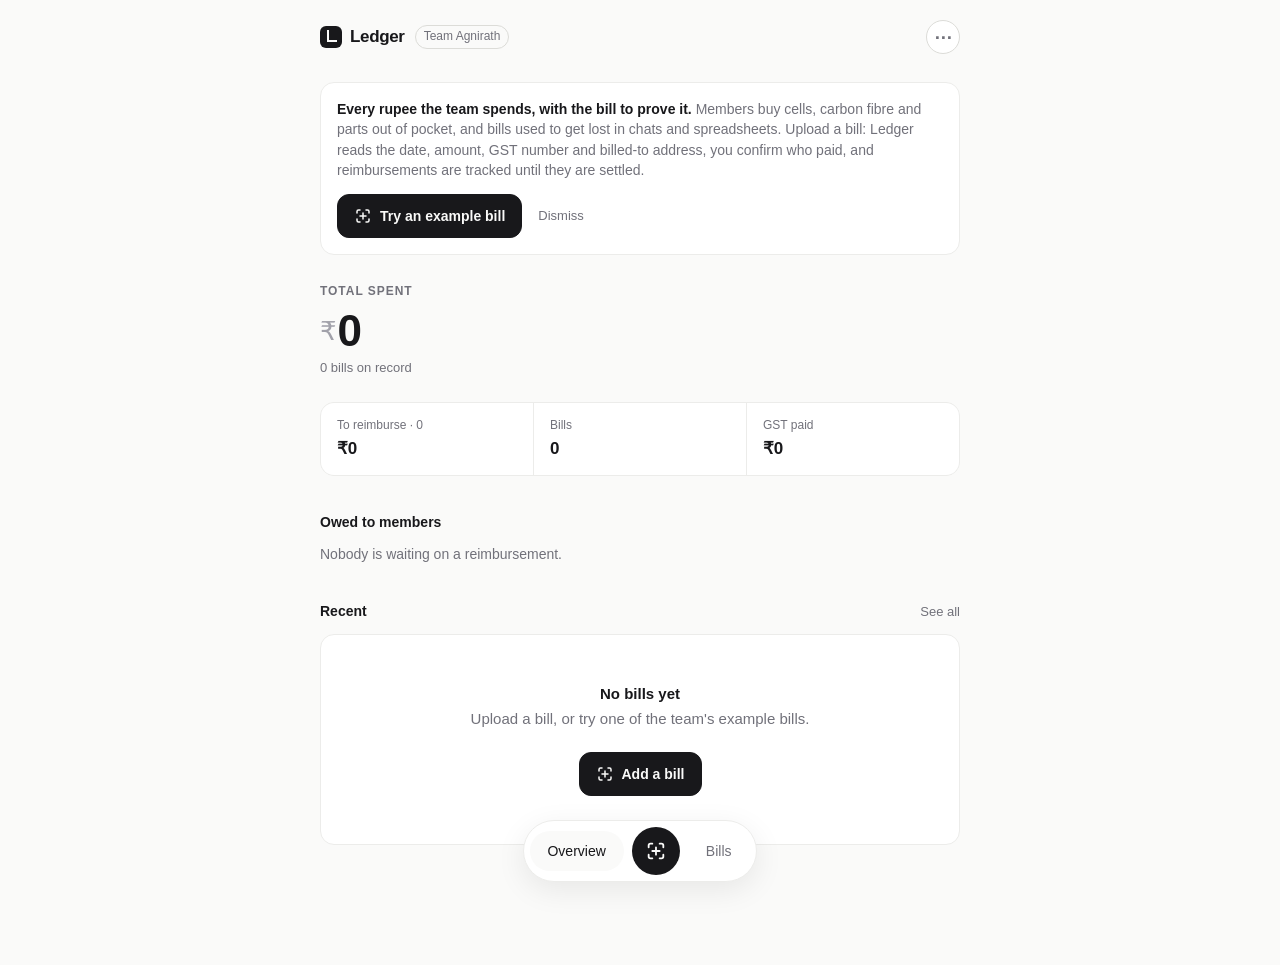
<file: index.html>
<!DOCTYPE html>
<html lang="en">
<head>
  <meta charset="utf-8">
  <meta name="viewport" content="width=device-width, initial-scale=1, viewport-fit=cover">
  <title>Ledger · Team Agnirath</title>
  <link rel="icon" href="icon.svg" type="image/svg+xml">
  <link rel="stylesheet" href="styles.css">
</head>
<body>
  <div id="app"><div style="padding:40px;color:#71717a;font:15px system-ui">Loading…</div></div>
  <div id="sheet-root"></div>
  <div id="toast" role="status" aria-live="polite"></div>
  <script src="vendor/tesseract.min.js"></script>
  <script src="vendor/pdf.min.js"></script>
  <script src="engine.js"></script>
  <script src="app.js"></script>
</body>
</html>
</file>
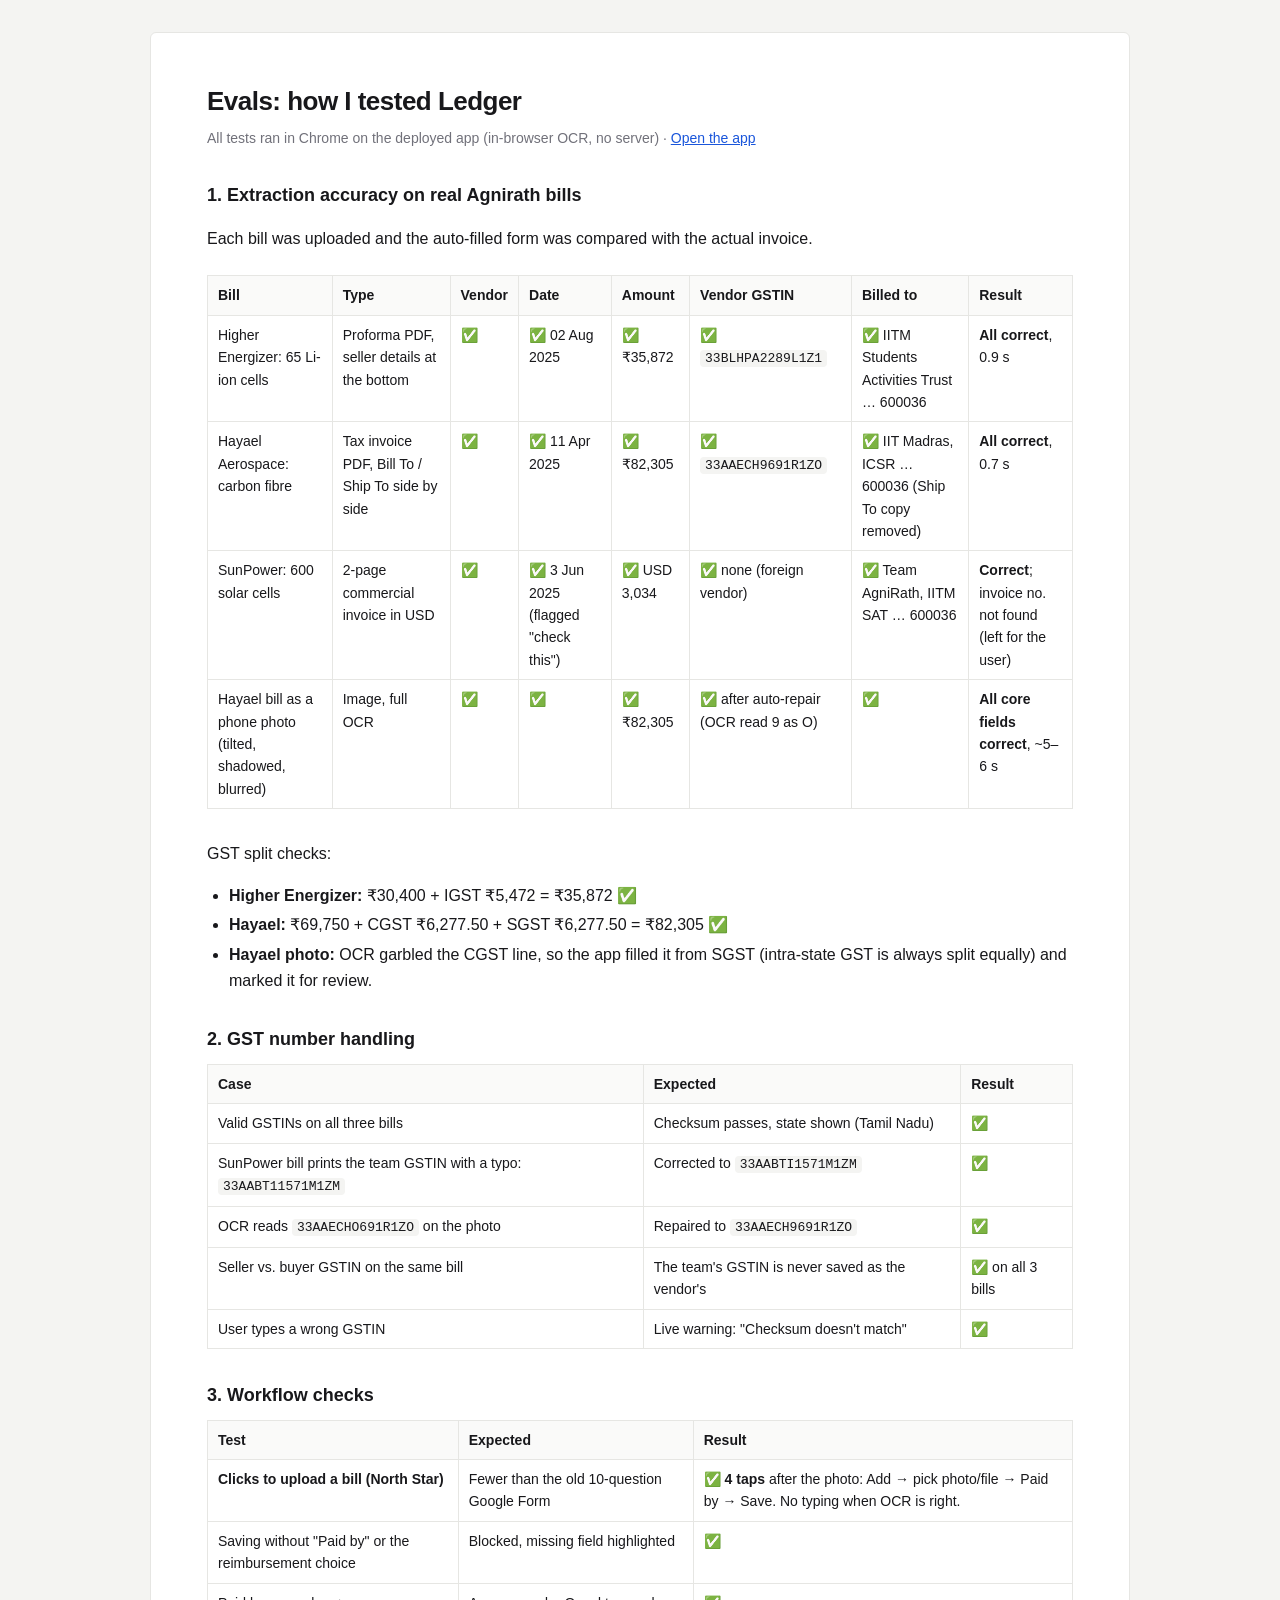
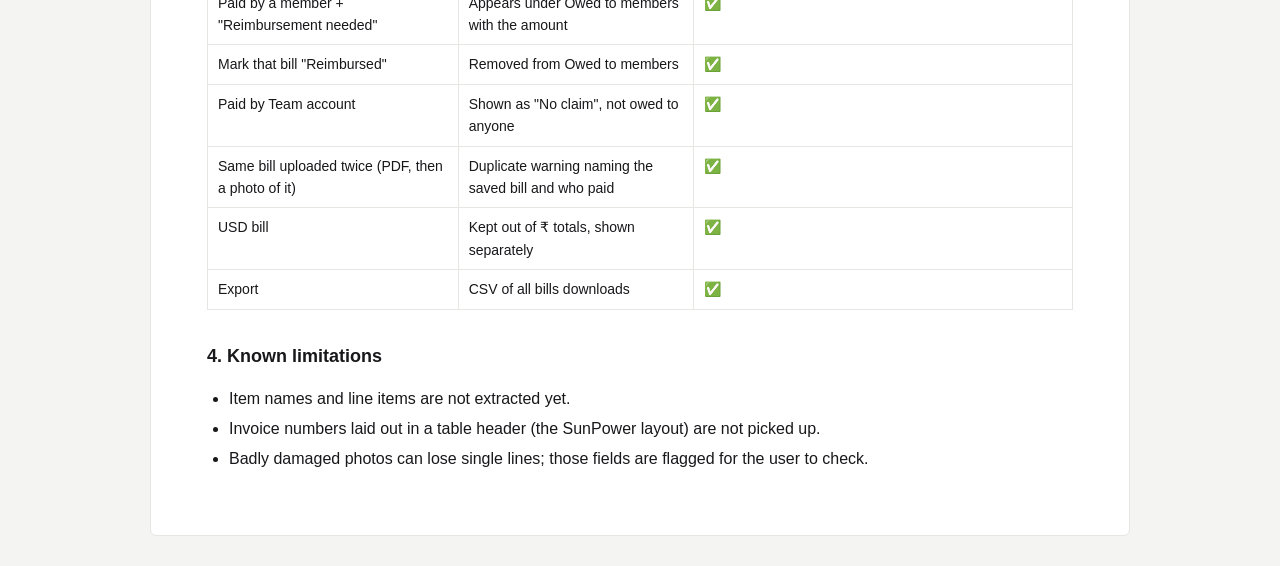
<file: evals.html>
<!DOCTYPE html><html lang="en"><head><meta charset="utf-8"><meta name="viewport" content="width=device-width, initial-scale=1">
<title>Evals · Ledger</title><style>
:root{color-scheme:light}*{box-sizing:border-box}
body{margin:0;background:#f4f4f2;color:#18181b;font:16px/1.6 "Inter",-apple-system,"Segoe UI",Roboto,Calibri,sans-serif}
.page{max-width:980px;margin:32px auto;background:#fff;border:1px solid #e6e6e3;border-radius:6px;padding:48px 56px}
h1{font-size:26px;letter-spacing:-.02em;margin:0 0 4px}.meta{color:#71717a;font-size:14px;margin-bottom:28px}
h2{font-size:18px;margin:32px 0 10px}h3{font-size:15px;margin:22px 0 6px}
blockquote{margin:0 0 18px;padding:14px 18px;background:#fafaf9;border-left:3px solid #18181b;border-radius:2px}
table{width:100%;border-collapse:collapse;font-size:14px;margin:8px 0 16px}
th,td{border:1px solid #e6e6e3;padding:8px 10px;text-align:left;vertical-align:top}th{background:#fafaf9;font-weight:600}
code{font-family:ui-monospace,Consolas,monospace;font-size:13px;background:#f4f4f2;padding:1px 5px;border-radius:4px;overflow-wrap:anywhere}
td code{white-space:nowrap}a{color:#1a56db}ul{padding-left:22px}li{margin:4px 0}.scroll{overflow-x:auto}
@media(max-width:640px){.page{margin:0;border:0;border-radius:0;padding:28px 20px}}
@media print{body{background:#fff}.page{border:0;margin:0;padding:0}}
</style></head><body><div class="page"><h1>Evals: how I tested Ledger</h1>
<div class="meta">All tests ran in Chrome on the deployed app (in-browser OCR, no server) · <a href="./">Open the app</a></div>

<h2>1. Extraction accuracy on real Agnirath bills</h2>
<p>Each bill was uploaded and the auto-filled form was compared with the actual invoice.</p>
<div class="scroll"><table>
<tr><th>Bill</th><th>Type</th><th>Vendor</th><th>Date</th><th>Amount</th><th>Vendor GSTIN</th><th>Billed to</th><th>Result</th></tr>
<tr><td>Higher Energizer: 65 Li-ion cells</td><td>Proforma PDF, seller details at the bottom</td><td>✅</td><td>✅ 02 Aug 2025</td><td>✅ ₹35,872</td><td>✅ <code>33BLHPA2289L1Z1</code></td><td>✅ IITM Students Activities Trust … 600036</td><td><b>All correct</b>, 0.9 s</td></tr>
<tr><td>Hayael Aerospace: carbon fibre</td><td>Tax invoice PDF, Bill To / Ship To side by side</td><td>✅</td><td>✅ 11 Apr 2025</td><td>✅ ₹82,305</td><td>✅ <code>33AAECH9691R1ZO</code></td><td>✅ IIT Madras, ICSR … 600036 (Ship To copy removed)</td><td><b>All correct</b>, 0.7 s</td></tr>
<tr><td>SunPower: 600 solar cells</td><td>2-page commercial invoice in USD</td><td>✅</td><td>✅ 3 Jun 2025 (flagged "check this")</td><td>✅ USD 3,034</td><td>✅ none (foreign vendor)</td><td>✅ Team AgniRath, IITM SAT … 600036</td><td><b>Correct</b>; invoice no. not found (left for the user)</td></tr>
<tr><td>Hayael bill as a phone photo (tilted, shadowed, blurred)</td><td>Image, full OCR</td><td>✅</td><td>✅</td><td>✅ ₹82,305</td><td>✅ after auto-repair (OCR read 9 as O)</td><td>✅</td><td><b>All core fields correct</b>, ~5–6 s</td></tr>
</table></div>
<p>GST split checks:</p>
<ul>
<li><b>Higher Energizer:</b> ₹30,400 + IGST ₹5,472 = ₹35,872 ✅</li>
<li><b>Hayael:</b> ₹69,750 + CGST ₹6,277.50 + SGST ₹6,277.50 = ₹82,305 ✅</li>
<li><b>Hayael photo:</b> OCR garbled the CGST line, so the app filled it from SGST (intra-state GST is always split equally) and marked it for review.</li>
</ul>

<h2>2. GST number handling</h2>
<table>
<tr><th>Case</th><th>Expected</th><th>Result</th></tr>
<tr><td>Valid GSTINs on all three bills</td><td>Checksum passes, state shown (Tamil Nadu)</td><td>✅</td></tr>
<tr><td>SunPower bill prints the team GSTIN with a typo: <code>33AABT11571M1ZM</code></td><td>Corrected to <code>33AABTI1571M1ZM</code></td><td>✅</td></tr>
<tr><td>OCR reads <code>33AAECHO691R1ZO</code> on the photo</td><td>Repaired to <code>33AAECH9691R1ZO</code></td><td>✅</td></tr>
<tr><td>Seller vs. buyer GSTIN on the same bill</td><td>The team's GSTIN is never saved as the vendor's</td><td>✅ on all 3 bills</td></tr>
<tr><td>User types a wrong GSTIN</td><td>Live warning: "Checksum doesn't match"</td><td>✅</td></tr>
</table>

<h2>3. Workflow checks</h2>
<table>
<tr><th>Test</th><th>Expected</th><th>Result</th></tr>
<tr><td><b>Clicks to upload a bill (North Star)</b></td><td>Fewer than the old 10-question Google Form</td><td>✅ <b>4 taps</b> after the photo: Add → pick photo/file → Paid by → Save. No typing when OCR is right.</td></tr>
<tr><td>Saving without "Paid by" or the reimbursement choice</td><td>Blocked, missing field highlighted</td><td>✅</td></tr>
<tr><td>Paid by a member + "Reimbursement needed"</td><td>Appears under Owed to members with the amount</td><td>✅</td></tr>
<tr><td>Mark that bill "Reimbursed"</td><td>Removed from Owed to members</td><td>✅</td></tr>
<tr><td>Paid by Team account</td><td>Shown as "No claim", not owed to anyone</td><td>✅</td></tr>
<tr><td>Same bill uploaded twice (PDF, then a photo of it)</td><td>Duplicate warning naming the saved bill and who paid</td><td>✅</td></tr>
<tr><td>USD bill</td><td>Kept out of ₹ totals, shown separately</td><td>✅</td></tr>
<tr><td>Export</td><td>CSV of all bills downloads</td><td>✅</td></tr>
</table>

<h2>4. Known limitations</h2>
<ul>
<li>Item names and line items are not extracted yet.</li>
<li>Invoice numbers laid out in a table header (the SunPower layout) are not picked up.</li>
<li>Badly damaged photos can lose single lines; those fields are flagged for the user to check.</li>
</ul></div></body></html>
</file>
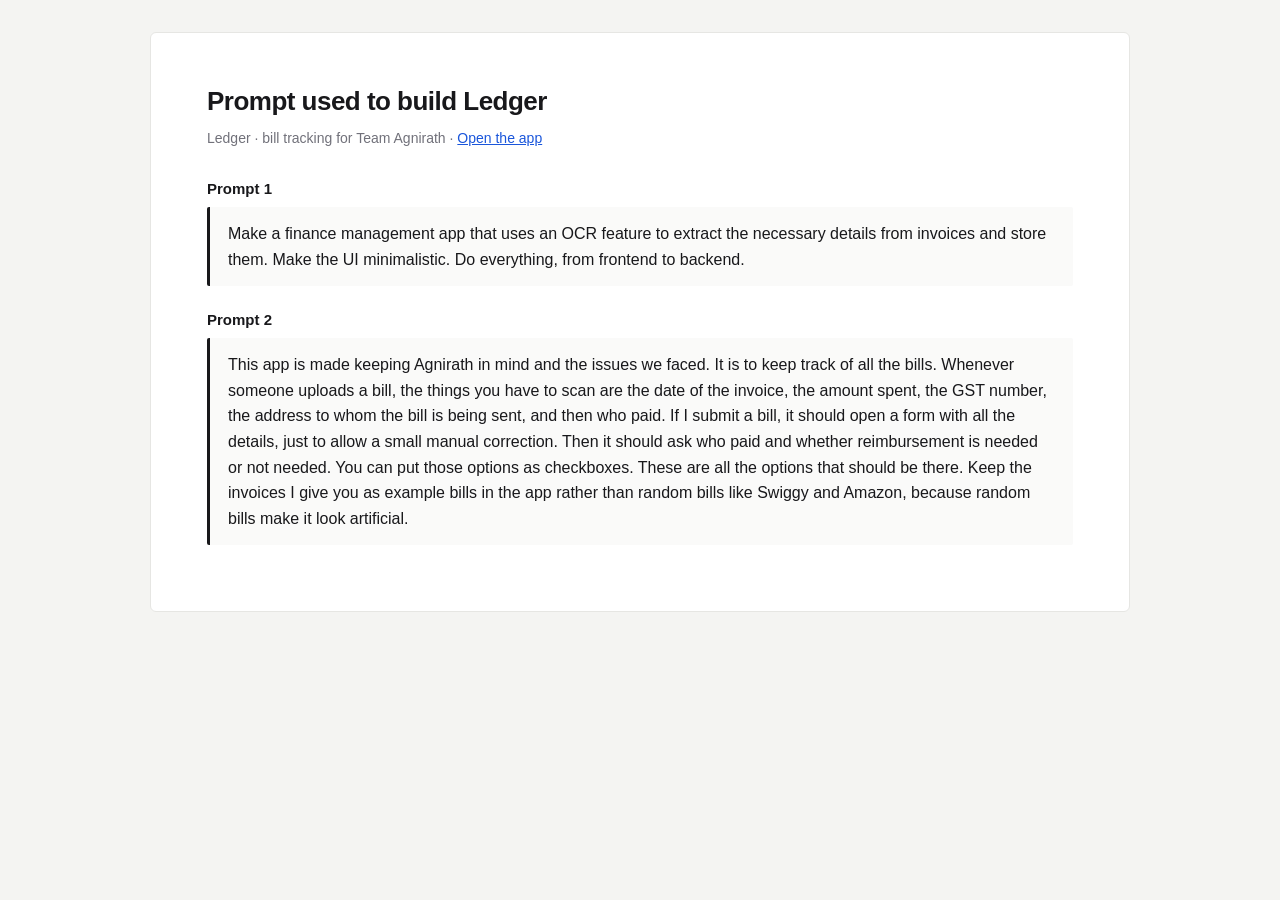
<file: prompt.html>
<!DOCTYPE html><html lang="en"><head><meta charset="utf-8"><meta name="viewport" content="width=device-width, initial-scale=1">
<title>Prompt used · Ledger</title><style>
:root{color-scheme:light}*{box-sizing:border-box}
body{margin:0;background:#f4f4f2;color:#18181b;font:16px/1.6 "Inter",-apple-system,"Segoe UI",Roboto,Calibri,sans-serif}
.page{max-width:980px;margin:32px auto;background:#fff;border:1px solid #e6e6e3;border-radius:6px;padding:48px 56px}
h1{font-size:26px;letter-spacing:-.02em;margin:0 0 4px}.meta{color:#71717a;font-size:14px;margin-bottom:28px}
h2{font-size:18px;margin:32px 0 10px}h3{font-size:15px;margin:22px 0 6px}
blockquote{margin:0 0 18px;padding:14px 18px;background:#fafaf9;border-left:3px solid #18181b;border-radius:2px}
table{width:100%;border-collapse:collapse;font-size:14px;margin:8px 0 16px}
th,td{border:1px solid #e6e6e3;padding:8px 10px;text-align:left;vertical-align:top}th{background:#fafaf9;font-weight:600}
code{font-family:ui-monospace,Consolas,monospace;font-size:13px;background:#f4f4f2;padding:1px 5px;border-radius:4px;overflow-wrap:anywhere}
td code{white-space:nowrap}a{color:#1a56db}ul{padding-left:22px}li{margin:4px 0}.scroll{overflow-x:auto}
@media(max-width:640px){.page{margin:0;border:0;border-radius:0;padding:28px 20px}}
@media print{body{background:#fff}.page{border:0;margin:0;padding:0}}
</style></head><body><div class="page"><h1>Prompt used to build Ledger</h1>
<div class="meta">Ledger · bill tracking for Team Agnirath · <a href="./">Open the app</a></div>
<h3>Prompt 1</h3>
<blockquote>Make a finance management app that uses an OCR feature to extract the necessary details from invoices and store them. Make the UI minimalistic. Do everything, from frontend to backend.</blockquote>
<h3>Prompt 2</h3>
<blockquote>This app is made keeping Agnirath in mind and the issues we faced. It is to keep track of all the bills. Whenever someone uploads a bill, the things you have to scan are the date of the invoice, the amount spent, the GST number, the address to whom the bill is being sent, and then who paid. If I submit a bill, it should open a form with all the details, just to allow a small manual correction. Then it should ask who paid and whether reimbursement is needed or not needed. You can put those options as checkboxes. These are all the options that should be there. Keep the invoices I give you as example bills in the app rather than random bills like Swiggy and Amazon, because random bills make it look artificial.</blockquote></div></body></html>
</file>
<file: styles.css>
:root {
  --bg: #fafaf9;
  --surface: #ffffff;
  --text: #18181b;
  --muted: #71717a;
  --faint: #a1a1aa;
  --line: #ececea;
  --line-strong: #dcdcd8;
  --accent: #18181b;
  --green: #15803d;
  --green-bg: #ecfdf3;
  --amber: #b45309;
  --amber-bg: #fff7ed;
  --red: #b91c1c;
  --red-bg: #fef2f2;
  --blue: #1d4ed8;
  --blue-bg: #eff6ff;
  --radius: 14px;
  --font: "Inter", ui-sans-serif, -apple-system, BlinkMacSystemFont, "Segoe UI", Roboto, sans-serif;
  --mono: ui-monospace, "SF Mono", "JetBrains Mono", Menlo, Consolas, monospace;
  color-scheme: light;
}

@media (prefers-color-scheme: dark) {
  :root:not([data-theme=light]) {
    --bg: #0c0c0d; --surface: #161618; --text: #f4f4f5; --muted: #a1a1aa; --faint: #71717a;
    --line: #232326; --line-strong: #2e2e32; --accent: #f4f4f5;
    --green: #4ade80; --green-bg: #0f2a1a; --amber: #fbbf24; --amber-bg: #2a1f0b;
    --red: #f87171; --red-bg: #2a1111; --blue: #93c5fd; --blue-bg: #0f1a2e;
    color-scheme: dark;
  }
}
:root[data-theme=dark] {
    --bg: #0c0c0d; --surface: #161618; --text: #f4f4f5; --muted: #a1a1aa; --faint: #71717a;
    --line: #232326; --line-strong: #2e2e32; --accent: #f4f4f5;
    --green: #4ade80; --green-bg: #0f2a1a; --amber: #fbbf24; --amber-bg: #2a1f0b;
    --red: #f87171; --red-bg: #2a1111; --blue: #93c5fd; --blue-bg: #0f1a2e;
    color-scheme: dark;
}

* { box-sizing: border-box; min-width: 0; }
html, body { margin: 0; background: var(--bg); color: var(--text); font: 15px/1.45 var(--font);
  -webkit-font-smoothing: antialiased; -webkit-tap-highlight-color: transparent; }
button, input, select, textarea { font: inherit; color: inherit; }
button { cursor: pointer; }
a { color: inherit; }
.num { font-variant-numeric: tabular-nums; letter-spacing: -0.01em; }
.muted { color: var(--muted); }
.mono { font-family: var(--mono); font-size: 13px; }
.hidden { display: none !important; }

/* ---------- shell ---------- */
.shell { max-width: 680px; margin: 0 auto; padding: calc(env(safe-area-inset-top) + 20px) 20px 120px; }
.topbar { display: flex; align-items: center; justify-content: space-between; margin-bottom: 28px; }
.brand { font-weight: 650; font-size: 17px; letter-spacing: -0.02em; display: flex; gap: 8px; align-items: center; }
.brand-mark { width: 22px; height: 22px; border-radius: 6px; background: var(--accent); display: grid; place-items: center; }
.brand-mark::after { content: ""; width: 8px; height: 10px; border-left: 2px solid var(--bg); border-bottom: 2px solid var(--bg); transform: translate(1px, -1px); }
.avatar { width: 34px; height: 34px; border-radius: 50%; border: 1px solid var(--line-strong); background: var(--surface);
  font-weight: 600; font-size: 13px; display: grid; place-items: center; }

.nav { position: fixed; left: 50%; transform: translateX(-50%); bottom: calc(env(safe-area-inset-bottom) + 18px);
  display: flex; align-items: center; gap: 4px; padding: 6px; background: var(--surface);
  border: 1px solid var(--line); border-radius: 999px; box-shadow: 0 8px 30px rgba(0,0,0,.08); z-index: 10; }
.nav button { border: 0; background: none; padding: 10px 18px; border-radius: 999px; color: var(--muted); font-weight: 500; font-size: 14px; }
.nav button.active { color: var(--text); background: var(--bg); }
.nav .scan-btn { background: var(--accent); color: var(--bg); width: 48px; height: 48px; padding: 0; display: grid; place-items: center; margin: 0 4px; }
.nav .scan-btn svg { width: 22px; height: 22px; }

/* ---------- typography blocks ---------- */
.eyebrow { font-size: 12px; text-transform: uppercase; letter-spacing: .08em; color: var(--muted); font-weight: 550; }
.hero-amount { font-size: 44px; font-weight: 650; letter-spacing: -0.035em; line-height: 1.1; margin: 6px 0 4px; }
.hero-amount .cur { font-size: 26px; color: var(--faint); font-weight: 500; margin-right: 2px; vertical-align: 6px; }
.delta { font-size: 13px; color: var(--muted); }
.delta.up { color: var(--red); } .delta.down { color: var(--green); }
h2 { font-size: 14px; font-weight: 600; margin: 36px 0 12px; display: flex; justify-content: space-between; align-items: baseline; }
h2 a, .link { font-weight: 500; color: var(--muted); text-decoration: none; font-size: 13px; background: none; border: 0; padding: 0; }

.month-switch { display: inline-flex; align-items: center; gap: 2px; }
.month-switch button { border: 0; background: none; width: 30px; height: 30px; border-radius: 8px; color: var(--muted); font-size: 18px; }
.month-switch button:hover { background: var(--line); }
.month-switch span { font-weight: 550; font-size: 14px; min-width: 120px; text-align: center; }

/* ---------- stats ---------- */
.stats { display: grid; grid-template-columns: repeat(3, 1fr); gap: 1px; background: var(--line); border: 1px solid var(--line);
  border-radius: var(--radius); overflow: hidden; margin-top: 24px; }
.stat { background: var(--surface); padding: 14px 16px; }
.stat .label { font-size: 12px; color: var(--muted); }
.stat .value { font-size: 17px; font-weight: 600; margin-top: 2px; }

.trend { display: flex; align-items: flex-end; gap: 10px; height: 96px; margin-top: 8px; }
.trend .col { flex: 1; display: flex; flex-direction: column; align-items: center; gap: 6px; height: 100%; justify-content: flex-end; }
.trend .bar { width: 100%; max-width: 40px; border-radius: 6px; background: var(--line-strong); min-height: 3px; transition: height .4s ease; }
.trend .col.current .bar { background: var(--accent); }
.trend .m { font-size: 11px; color: var(--faint); }

.cats { display: flex; flex-direction: column; gap: 12px; }
.cat-row { display: grid; grid-template-columns: 1fr auto; gap: 6px 12px; font-size: 14px; }
.cat-row .track { grid-column: 1 / -1; height: 4px; background: var(--line); border-radius: 4px; overflow: hidden; }
.cat-row .fill { height: 100%; background: var(--accent); border-radius: 4px; }

/* ---------- lists ---------- */
.list { background: var(--surface); border: 1px solid var(--line); border-radius: var(--radius); overflow: hidden; }
.row { display: flex; align-items: center; gap: 14px; padding: 14px 16px; border-bottom: 1px solid var(--line); cursor: pointer; width: 100%; background: none; border-left: 0; border-right: 0; border-top: 0; text-align: left; }
.row:last-child { border-bottom: 0; }
.row:hover { background: var(--bg); }
.row .glyph { width: 36px; height: 36px; border-radius: 10px; background: var(--bg); border: 1px solid var(--line);
  display: grid; place-items: center; font-weight: 600; font-size: 13px; color: var(--muted); flex-shrink: 0; }
.row .main { flex: 1; min-width: 0; }
.row .title { font-weight: 550; white-space: nowrap; overflow: hidden; text-overflow: ellipsis; }
.row .sub { font-size: 13px; color: var(--muted); white-space: nowrap; overflow: hidden; text-overflow: ellipsis; }
.row .right { text-align: right; }
.row .amount { font-weight: 600; }
.group-label { font-size: 12px; color: var(--muted); margin: 22px 4px 8px; font-weight: 550; }
.empty { text-align: center; padding: 48px 20px; color: var(--muted); }
.empty strong { display: block; color: var(--text); font-weight: 600; margin-bottom: 4px; }

.pill { display: inline-flex; align-items: center; gap: 5px; font-size: 12px; font-weight: 550; padding: 2px 8px; border-radius: 999px; }
.pill::before { content: ""; width: 6px; height: 6px; border-radius: 50%; background: currentColor; }
.pill.unpaid { color: var(--amber); background: var(--amber-bg); }
.pill.paid { color: var(--green); background: var(--green-bg); }
.pill.reimbursed { color: var(--blue); background: var(--blue-bg); }

/* ---------- controls ---------- */
.search { width: 100%; padding: 12px 14px 12px 40px; border: 1px solid var(--line); border-radius: 12px; background: var(--surface)
  url("data:image/svg+xml,%3Csvg xmlns='http://www.w3.org/2000/svg' width='16' height='16' fill='none' stroke='%23a1a1aa' stroke-width='2' viewBox='0 0 24 24'%3E%3Ccircle cx='11' cy='11' r='7'/%3E%3Cpath d='m20 20-3.5-3.5'/%3E%3C/svg%3E") no-repeat 14px center; outline: none; }
.search:focus, .field input:focus, .field select:focus, .field textarea:focus { border-color: var(--text); }
.chips { display: flex; gap: 6px; margin: 12px 0 4px; overflow-x: auto; scrollbar-width: none; }
.chip { border: 1px solid var(--line); background: var(--surface); padding: 6px 12px; border-radius: 999px; font-size: 13px; white-space: nowrap; color: var(--muted); }
.chip.active { background: var(--accent); color: var(--bg); border-color: var(--accent); }

.btn { border: 1px solid var(--line-strong); background: var(--surface); padding: 11px 16px; border-radius: 12px; font-weight: 550; font-size: 14px;
  display: inline-flex; align-items: center; justify-content: center; gap: 8px; }
.btn.primary { background: var(--accent); color: var(--bg); border-color: var(--accent); }
.btn.danger { color: var(--red); }
.btn.block { width: 100%; }
.btn:disabled { opacity: .5; cursor: default; }

/* ---------- auth ---------- */
.auth { max-width: 360px; margin: 14vh auto 0; padding: 0 20px; }
.auth h1 { font-size: 26px; letter-spacing: -0.03em; margin: 22px 0 4px; }
.auth p { color: var(--muted); margin: 0 0 28px; }
.auth form { display: flex; flex-direction: column; gap: 12px; }
.auth .switch { margin-top: 18px; text-align: center; font-size: 14px; color: var(--muted); }
.auth .switch button { border: 0; background: none; color: var(--text); font-weight: 550; padding: 0; }
.error { color: var(--red); font-size: 13px; min-height: 18px; }

/* ---------- form fields ---------- */
.field { display: flex; flex-direction: column; gap: 6px; }
.field label { font-size: 12px; color: var(--muted); font-weight: 550; display: flex; align-items: center; gap: 6px; }
.field input, .field select, .field textarea { width: 100%; padding: 11px 12px; border: 1px solid var(--line-strong); border-radius: 10px;
  background: var(--surface); outline: none; transition: border-color .15s; }
.field textarea { resize: vertical; min-height: 64px; }
.field.low input, .field.low select { border-color: color-mix(in srgb, var(--amber) 55%, var(--line-strong)); background: var(--amber-bg); }
.field .hint { font-size: 12px; color: var(--muted); }
.field .hint.ok { color: var(--green); } .field .hint.bad { color: var(--red); }
.check-dot { width: 6px; height: 6px; border-radius: 50%; background: var(--amber); display: inline-block; }
.grid2 { display: grid; grid-template-columns: 1fr 1fr; gap: 12px; }
.grid3 { display: grid; grid-template-columns: repeat(3, 1fr); gap: 12px; }
.form { display: flex; flex-direction: column; gap: 14px; }
.section-label { font-size: 12px; text-transform: uppercase; letter-spacing: .08em; color: var(--faint); font-weight: 600; margin-top: 8px; }

.segmented { display: grid; grid-template-columns: repeat(3, 1fr); background: var(--bg); border: 1px solid var(--line); border-radius: 10px; padding: 3px; }
.segmented button { border: 0; background: none; padding: 8px; border-radius: 8px; font-size: 13px; color: var(--muted); font-weight: 550; }
.segmented button.active { background: var(--surface); color: var(--text); box-shadow: 0 1px 3px rgba(0,0,0,.08); }

/* ---------- sheet ---------- */
.overlay { position: fixed; inset: 0; background: rgba(10,10,10,.35); z-index: 40; display: flex; align-items: flex-end; justify-content: center;
  animation: fade .2s ease; backdrop-filter: blur(2px); }
.sheet { background: var(--bg); width: 100%; max-width: 680px; max-height: 94vh; overflow-y: auto; border-radius: 22px 22px 0 0;
  padding: 10px 20px calc(env(safe-area-inset-bottom) + 24px); animation: rise .28s cubic-bezier(.2,.8,.2,1); }
@media (min-width: 720px) { .overlay { align-items: center; } .sheet { border-radius: 22px; max-height: 90vh; } }
.sheet-head { position: sticky; top: -10px; background: var(--bg); display: flex; justify-content: space-between; align-items: center;
  padding: 12px 0 14px; z-index: 2; }
.sheet-head h3 { margin: 0; font-size: 17px; letter-spacing: -0.02em; }
.icon-btn { border: 0; background: var(--line); width: 32px; height: 32px; border-radius: 50%; display: grid; place-items: center; color: var(--muted); font-size: 18px; line-height: 1; }
@keyframes rise { from { transform: translateY(40px); opacity: 0; } }
@keyframes fade { from { opacity: 0; } }

.drop { border: 1.5px dashed var(--line-strong); border-radius: 18px; padding: 40px 20px; text-align: center; background: var(--surface); transition: .15s; }
.drop.over { border-color: var(--text); background: var(--bg); }
.drop .big { font-weight: 600; font-size: 16px; margin: 14px 0 4px; }
.drop .icon { width: 48px; height: 48px; border-radius: 14px; background: var(--bg); border: 1px solid var(--line); display: inline-grid; place-items: center; }
.drop-actions { display: grid; grid-template-columns: 1fr 1fr; gap: 10px; margin-top: 22px; }

.preview { position: relative; border-radius: 14px; overflow: hidden; border: 1px solid var(--line); background: var(--surface); }
.preview img { width: 100%; max-height: 260px; object-fit: contain; display: block; background: var(--surface); }
.preview .pdf { padding: 28px; text-align: center; color: var(--muted); }
.preview.scanning::after { content: ""; position: absolute; left: 0; right: 0; height: 2px; background: var(--accent);
  box-shadow: 0 0 18px 4px color-mix(in srgb, var(--accent) 35%, transparent); animation: scanline 1.6s ease-in-out infinite; }
@keyframes scanline { 0% { top: 0; } 50% { top: calc(100% - 2px); } 100% { top: 0; } }

.banner { border-radius: 12px; padding: 12px 14px; font-size: 13px; display: flex; gap: 10px; align-items: flex-start; }
.banner.warn { background: var(--amber-bg); color: var(--amber); }
.banner.info { background: var(--surface); border: 1px solid var(--line); color: var(--muted); }
.banner.ok { background: var(--green-bg); color: var(--green); }
.banner b { color: inherit; }

.reconcile { display: flex; justify-content: space-between; font-size: 13px; padding: 10px 12px; border-radius: 10px; background: var(--surface); border: 1px solid var(--line); }
details.raw summary { font-size: 13px; color: var(--muted); cursor: pointer; padding: 6px 0; }
details.raw pre { white-space: pre-wrap; font-family: var(--mono); font-size: 12px; background: var(--surface); border: 1px solid var(--line);
  border-radius: 10px; padding: 12px; max-height: 260px; overflow: auto; color: var(--muted); }

.sticky-actions { position: sticky; bottom: calc(-24px - env(safe-area-inset-bottom)); background: linear-gradient(transparent, var(--bg) 30%);
  padding: 18px 0 0; display: flex; gap: 10px; }
.sticky-actions .btn { flex: 1; }

#toast { position: fixed; left: 50%; bottom: calc(env(safe-area-inset-bottom) + 92px); transform: translate(-50%, 20px); opacity: 0;
  background: var(--text); color: var(--bg); padding: 10px 16px; border-radius: 999px; font-size: 14px; font-weight: 500; transition: .25s; z-index: 60; pointer-events: none; }
#toast.show { opacity: 1; transform: translate(-50%, 0); }

.menu { position: absolute; right: 20px; top: 64px; background: var(--surface); border: 1px solid var(--line); border-radius: 12px;
  box-shadow: 0 10px 30px rgba(0,0,0,.08); padding: 6px; min-width: 200px; z-index: 20; }
.menu .who { padding: 8px 10px 10px; border-bottom: 1px solid var(--line); margin-bottom: 4px; font-size: 13px; }
.menu button { display: block; width: 100%; text-align: left; border: 0; background: none; padding: 9px 10px; border-radius: 8px; font-size: 14px; }
.menu button:hover { background: var(--bg); }

.spinner { width: 16px; height: 16px; border-radius: 50%; border: 2px solid currentColor; border-right-color: transparent; animation: spin .7s linear infinite; }
@keyframes spin { to { transform: rotate(360deg); } }

@media (max-width: 420px) {
  .hero-amount { font-size: 38px; }
  .grid3 { grid-template-columns: 1fr 1fr; }
  .stat { padding: 12px; }
  .stat .value { font-size: 15px; }
}

/* ---------- demo additions ---------- */
.intro { background: var(--surface); border: 1px solid var(--line); border-radius: var(--radius); padding: 16px; margin-bottom: 28px; font-size: 14px; color: var(--muted); }
.intro b { color: var(--text); }
.intro-actions { display: flex; align-items: center; gap: 16px; margin-top: 14px; flex-wrap: wrap; }
.samples { margin-top: 22px; }
.sample-grid { display: grid; grid-template-columns: repeat(2, minmax(0, 1fr)); gap: 10px; }
.sample { text-align: left; border: 1px solid var(--line); background: var(--surface); border-radius: 12px; padding: 12px 14px; display: flex; flex-direction: column; gap: 2px; min-height: 44px; }
.sample b { font-weight: 600; font-size: 14px; }
.sample span { font-size: 12px; color: var(--muted); }
.sample:hover { border-color: var(--line-strong); background: var(--bg); }
button:focus-visible, input:focus-visible, select:focus-visible, label.btn:focus-within { outline: 2px solid var(--text); outline-offset: 2px; }
@media (prefers-reduced-motion: reduce) { *, *::after { animation: none !important; transition: none !important; } }

/* ---------- Agnirath edition ---------- */
.brand .team { font-weight: 500; font-size: 12px; color: var(--muted); border: 1px solid var(--line-strong); border-radius: 999px; padding: 2px 8px; margin-left: 2px; letter-spacing: 0; }
.avatar { font-size: 18px; line-height: 1; color: var(--muted); }
.pill.neutral { color: var(--muted); background: var(--line); }
.group-label { display: flex; justify-content: space-between; }
.field label .note { font-weight: 400; }
.money-input { display: flex; border: 1px solid var(--line-strong); border-radius: 10px; background: var(--surface); overflow: hidden; }
.money-input:focus-within { border-color: var(--text); }
.money-input select { border: 0; border-right: 1px solid var(--line); background: var(--bg); padding: 0 8px; font-size: 13px; font-weight: 600; outline: none; }
.money-input input { border: 0 !important; border-radius: 0 !important; flex: 1; min-width: 0; }
.field.low .money-input { border-color: color-mix(in srgb, var(--amber) 55%, var(--line-strong)); }
.field.low .money-input input, .field.low textarea { background: var(--amber-bg); }
.field.low textarea { border-color: color-mix(in srgb, var(--amber) 55%, var(--line-strong)); }
.divider { height: 1px; background: var(--line); margin: 6px 0 2px; }
.payer-chips { display: flex; gap: 6px; flex-wrap: wrap; }
.payer-chips .chip { padding: 5px 11px; }
.checks { display: grid; grid-template-columns: 1fr 1fr; gap: 10px; }
.check { display: flex; align-items: center; gap: 10px; padding: 12px; border: 1px solid var(--line-strong); border-radius: 10px; background: var(--surface); cursor: pointer; font-size: 14px; font-weight: 500; color: var(--text) !important; min-height: 46px; }
.check input { width: 18px; height: 18px; margin: 0; accent-color: var(--accent); flex: none; }
.check:has(input:checked) { border-color: var(--text); }
.check.done { margin-top: 10px; }
.field.low .check { border-color: color-mix(in srgb, var(--amber) 55%, var(--line-strong)); background: var(--amber-bg); }
details.more { border-top: 1px solid var(--line); padding-top: 10px; }
details.more > summary { cursor: pointer; font-size: 14px; font-weight: 550; color: var(--muted); padding: 6px 0; }
.banners { display: flex; flex-direction: column; gap: 8px; margin: 14px 0 18px; }
.scan-status { display: flex; align-items: center; gap: 10px; justify-content: center; margin: 22px 0; color: var(--muted); }
.scan-status .num { color: var(--faint); }
.bill-head { display: flex; justify-content: space-between; align-items: baseline; margin: 18px 0 20px; gap: 12px; }
.preview .pdf a { display: inline-block; margin-top: 8px; font-size: 14px; }
@media (max-width: 420px) { .checks { grid-template-columns: 1fr; } }
.money-input select { width: auto !important; flex: none; border-radius: 0 !important; }
.field > label:not(.check) { display: block; }
.field > label .check-dot { margin-right: 6px; vertical-align: 2px; }
</file>
